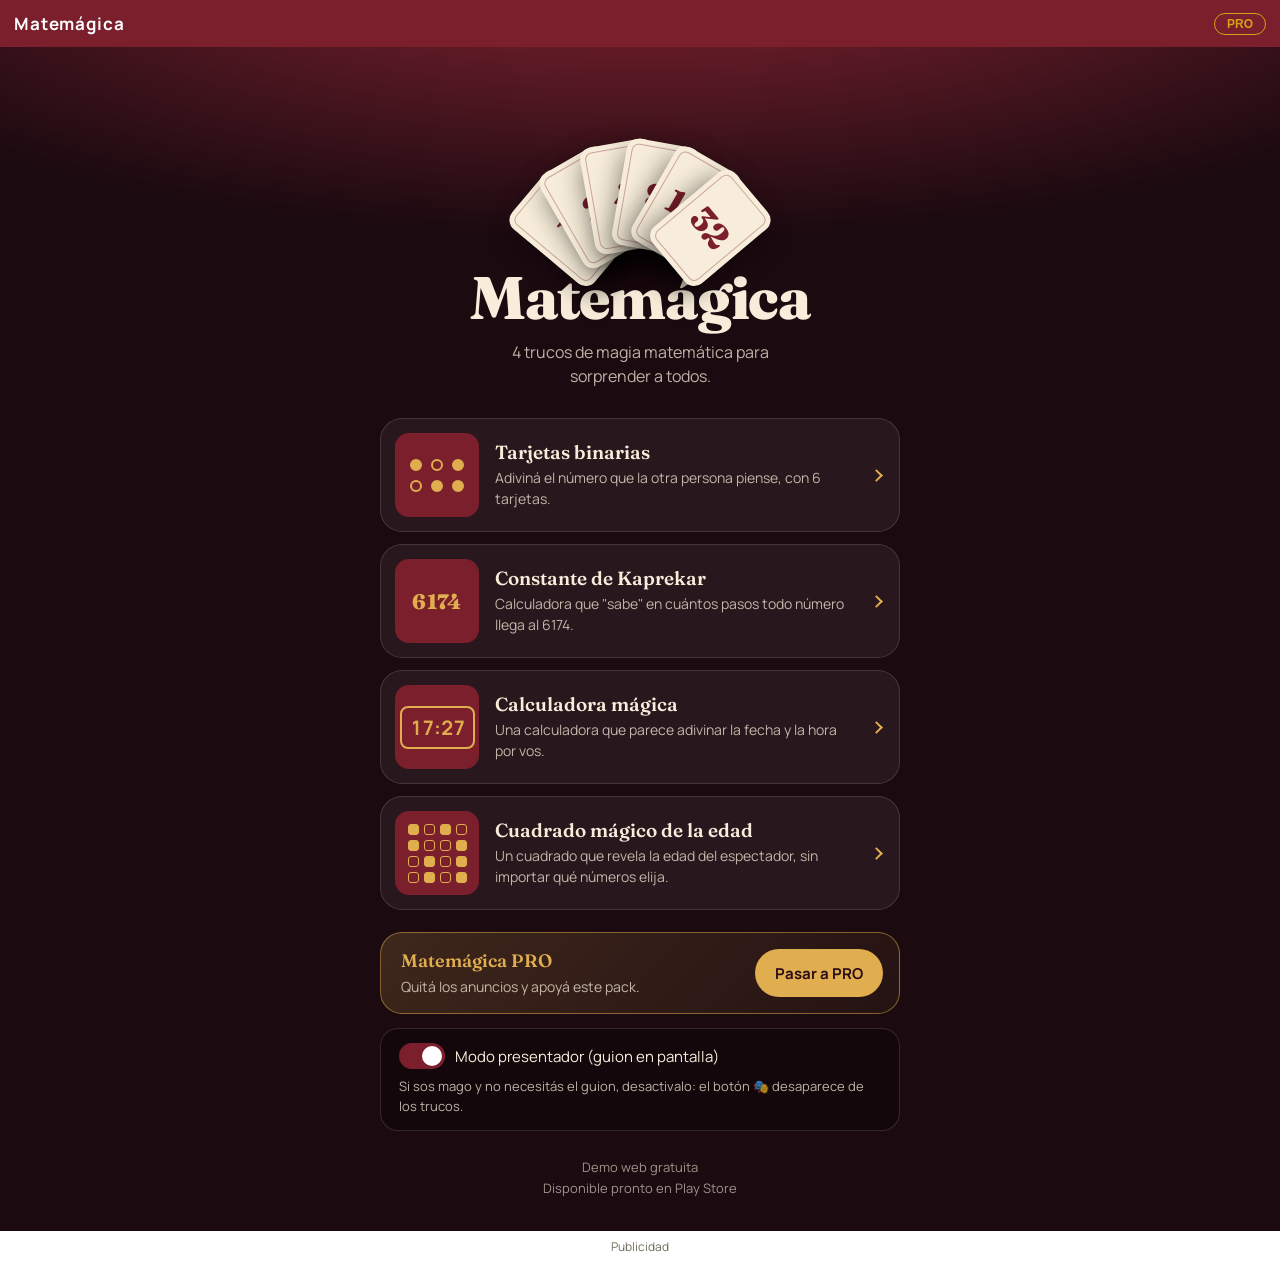
<file: index.html>
<!DOCTYPE html>
<html lang="es">
<head>
<meta charset="utf-8">
<meta name="viewport" content="width=device-width, initial-scale=1, viewport-fit=cover">
<title>Matemágica</title>
<link rel="manifest" href="manifest.json">
<meta name="theme-color" content="#7a1f2b">
<meta name="mobile-web-app-capable" content="yes">
<meta name="apple-mobile-web-app-capable" content="yes">
<meta name="apple-mobile-web-app-status-bar-style" content="black-translucent">
<meta name="apple-mobile-web-app-title" content="Matemágica">
<link rel="icon" type="image/png" sizes="192x192" href="icons/icon-192.png">
<link rel="apple-touch-icon" href="icons/apple-touch-icon.png">

<!-- Fuentes (si no cargan, se usan las de respaldo del sistema) -->
<link rel="preconnect" href="https://fonts.googleapis.com">
<link rel="preconnect" href="https://fonts.gstatic.com" crossorigin>
<link rel="stylesheet" href="https://fonts.googleapis.com/css2?family=Fraunces:opsz,wght@9..144,600;9..144,800&family=Manrope:wght@400;600;700&display=swap">

<!-- Se mantiene la hoja de estilos compartida (anuncios, modo presentador, otras pantallas) -->
<link rel="stylesheet" href="css/estilos.css">

<style>
  :root {
    --ink: #1b0a10;
    --velvet: #7a1f2b;
    --brass: #e0ad4f;
    --ivory: #f7edda;
    --mist: rgba(247, 237, 218, .74);
    --line: rgba(247, 237, 218, .14);
    --display: "Fraunces", Georgia, "Times New Roman", serif;
    --body: "Manrope", system-ui, -apple-system, "Segoe UI", Roboto, sans-serif;
  }

  html { background: var(--ink); }

  body.home {
    margin: 0;
    min-height: 100vh;
    color: var(--ivory);
    font-family: var(--body);
    -webkit-font-smoothing: antialiased;
    /* foco de escenario sobre terciopelo */
    background:
      radial-gradient(120% 55% at 50% -8%, #8f2635 0%, rgba(143, 38, 53, 0) 62%),
      var(--ink);
    background-repeat: no-repeat;
  }

  .home *, .home *::before, .home *::after { box-sizing: border-box; }

  .home .stage {
    max-width: 560px;
    margin: 0 auto;
    padding: calc(env(safe-area-inset-top, 0px) + 28px) 20px calc(env(safe-area-inset-bottom, 0px) + 32px);
  }

  /* ---------- Hero ---------- */
  .home .fan {
    position: relative;
    height: 168px;
    margin: 6px auto 18px;
  }
  .home .fan .card {
    position: absolute;
    left: 50%;
    bottom: 0;
    width: 74px;
    height: 108px;
    margin-left: -37px;
    display: grid;
    place-items: center;
    border-radius: 12px;
    background: var(--ivory);
    color: var(--velvet);
    font-family: var(--display);
    font-weight: 800;
    font-size: 34px;
    outline: 1px solid rgba(122, 31, 43, .35);
    outline-offset: -6px;
    box-shadow: 0 12px 26px rgba(0, 0, 0, .5);
    transform-origin: 50% 135%;
    transform: rotate(var(--r));
    animation: fan .9s cubic-bezier(.2, .8, .2, 1) backwards;
    animation-delay: calc(var(--i) * 60ms);
  }
  @keyframes fan {
    from { transform: rotate(0deg) translateY(8px); }
  }

  .home h1 {
    margin: 0;
    text-align: center;
    font-family: var(--display);
    font-weight: 800;
    font-size: clamp(42px, 13vw, 60px);
    line-height: 1.02;
    letter-spacing: -0.02em;
    color: var(--ivory);
  }
  .home .sub {
    margin: 12px auto 30px;
    max-width: 30ch;
    text-align: center;
    font-size: 16px;
    line-height: 1.5;
    color: var(--mist);
  }

  /* ---------- Trucos ---------- */
  .home .tricks {
    display: grid;
    gap: 12px;
  }
  .home .trick-card {
    display: grid;
    grid-template-columns: 84px 1fr 12px;
    gap: 16px;
    align-items: center;
    min-height: 48px;
    padding: 14px 18px 14px 14px;
    border-radius: 22px;
    border: 1px solid var(--line);
    background: rgba(247, 237, 218, .06);
    color: var(--ivory);
    text-decoration: none;
    -webkit-tap-highlight-color: transparent;
    transition: transform .15s ease, border-color .15s ease, background .15s ease;
  }
  .home .trick-card:hover { border-color: rgba(224, 173, 79, .6); background: rgba(247, 237, 218, .09); }
  .home .trick-card:active { transform: scale(.98); }
  .home .trick-card:focus-visible,
  .home .pro-btn:focus-visible {
    outline: 3px solid var(--brass);
    outline-offset: 3px;
  }

  .home .motif {
    width: 84px;
    height: 84px;
    border-radius: 14px;
    background: var(--velvet);
    display: grid;
    place-items: center;
    color: var(--brass);
    font-variant-numeric: tabular-nums;
  }
  .home .bits {
    display: grid;
    grid-template-columns: repeat(3, 12px);
    gap: 9px;
  }
  .home .bits i {
    width: 12px;
    height: 12px;
    border-radius: 50%;
    border: 2px solid var(--brass);
  }
  .home .bits i.on { background: var(--brass); }
  .home .motif .num {
    font-family: var(--display);
    font-weight: 800;
    font-size: 21px;
    letter-spacing: .02em;
  }
  .home .motif .clock {
    font-weight: 700;
    font-size: 20px;
    padding: 6px 8px;
    border: 2px solid var(--brass);
    border-radius: 8px;
  }
  .home .motif .sq {
    display: grid;
    grid-template-columns: repeat(4, 11px);
    gap: 5px;
  }
  .home .motif .sq i {
    width: 11px;
    height: 11px;
    border: 1.5px solid var(--brass);
    border-radius: 3px;
  }
  .home .motif .sq i.hot { background: var(--brass); }

  .home .t-name {
    font-family: var(--display);
    font-weight: 600;
    font-size: 19px;
    line-height: 1.2;
    margin-bottom: 4px;
  }
  .home .t-desc {
    font-size: 14px;
    line-height: 1.45;
    color: var(--mist);
  }
  .home .chev {
    width: 9px;
    height: 9px;
    border-right: 2px solid var(--brass);
    border-bottom: 2px solid var(--brass);
    transform: rotate(-45deg);
    justify-self: end;
  }

  /* ---------- PRO ---------- */
  .home .pro {
    display: flex;
    align-items: center;
    gap: 16px;
    margin-top: 22px;
    padding: 16px 16px 16px 20px;
    border-radius: 22px;
    border: 1px solid rgba(224, 173, 79, .5);
    background: linear-gradient(135deg, rgba(224, 173, 79, .18), rgba(224, 173, 79, .05));
  }
  .home .pro-txt { flex: 1; min-width: 0; }
  .home .pro-txt strong {
    display: block;
    font-family: var(--display);
    font-weight: 600;
    font-size: 18px;
    color: var(--brass);
    margin-bottom: 3px;
  }
  .home .pro-txt span {
    font-size: 14px;
    line-height: 1.4;
    color: var(--mist);
  }
  .home .pro-btn {
    flex: none;
    min-height: 48px;
    padding: 0 20px;
    border: 0;
    border-radius: 999px;
    background: var(--brass);
    color: #2a0d14;
    font-family: var(--body);
    font-weight: 700;
    font-size: 15px;
    cursor: pointer;
    transition: transform .15s ease, filter .15s ease;
  }
  .home .pro-btn:hover { filter: brightness(1.06); }
  .home .pro-btn:active { transform: scale(.96); }

  /* ---------- Ajustes ---------- */
  .home .settings {
    margin-top: 14px;
    padding: 14px 18px;
    border-radius: 18px;
    border: 1px solid var(--line);
    background: rgba(0, 0, 0, .25);
    color: var(--ivory);
  }
  .home .settings label,
  .home .settings span { color: var(--ivory); }
  .home .settings p {
    margin: 8px 0 0;
    font-size: 13px;
    line-height: 1.5;
    color: var(--mist);
  }

  /* ---------- Pie ---------- */
  .home .foot-note {
    margin: 26px 0 0;
    text-align: center;
    font-size: 13px;
    line-height: 1.6;
    color: rgba(247, 237, 218, .6);
  }

  @media (prefers-reduced-motion: reduce) {
    .home .fan .card { animation: none; }
    .home .trick-card, .home .pro-btn { transition: none; }
  }
</style>
</head>
<body class="home">
<main class="stage">

  <!-- Las 6 tarjetas del truco binario, abiertas en abanico -->
  <div class="fan" aria-hidden="true">
    <div class="card" style="--r:-50deg;--i:0">1</div>
    <div class="card" style="--r:-30deg;--i:1">2</div>
    <div class="card" style="--r:-10deg;--i:2">4</div>
    <div class="card" style="--r:10deg;--i:3">8</div>
    <div class="card" style="--r:30deg;--i:4">16</div>
    <div class="card" style="--r:50deg;--i:5">32</div>
  </div>

  <h1>Matemágica</h1>
  <p class="sub">4 trucos de magia matemática para sorprender a todos.</p>

  <nav class="tricks" aria-label="Trucos">
    <a class="trick-card" href="trucos/binario.html">
      <div class="motif" aria-hidden="true">
        <div class="bits"><i class="on"></i><i></i><i class="on"></i><i></i><i class="on"></i><i class="on"></i></div>
      </div>
      <div>
        <div class="t-name">Tarjetas binarias</div>
        <div class="t-desc">Adiviná el número que la otra persona piense, con 6 tarjetas.</div>
      </div>
      <span class="chev" aria-hidden="true"></span>
    </a>

    <a class="trick-card" href="trucos/kaprekar.html">
      <div class="motif" aria-hidden="true"><span class="num">6174</span></div>
      <div>
        <div class="t-name">Constante de Kaprekar</div>
        <div class="t-desc">Calculadora que "sabe" en cuántos pasos todo número llega al 6174.</div>
      </div>
      <span class="chev" aria-hidden="true"></span>
    </a>

    <a class="trick-card" href="trucos/calculadora.html">
      <div class="motif" aria-hidden="true"><span class="clock" data-clock>12:00</span></div>
      <div>
        <div class="t-name">Calculadora mágica</div>
        <div class="t-desc">Una calculadora que parece adivinar la fecha y la hora por vos.</div>
      </div>
      <span class="chev" aria-hidden="true"></span>
    </a>

    <a class="trick-card" href="trucos/cuadrado-magico.html">
      <div class="motif" aria-hidden="true">
        <div class="sq"><i class="hot"></i><i></i><i class="hot"></i><i></i><i class="hot"></i><i></i><i></i><i class="hot"></i><i></i><i class="hot"></i><i></i><i class="hot"></i><i></i><i class="hot"></i><i></i><i class="hot"></i></div>
      </div>
      <div>
        <div class="t-name">Cuadrado mágico de la edad</div>
        <div class="t-desc">Un cuadrado que revela la edad del espectador, sin importar qué números elija.</div>
      </div>
      <span class="chev" aria-hidden="true"></span>
    </a>
  </nav>

  <section class="pro" aria-label="Matemágica PRO">
    <div class="pro-txt">
      <strong>Matemágica PRO</strong>
      <span>Quitá los anuncios y apoyá este pack.</span>
    </div>
    <button type="button" class="pro-btn ad-buy" onclick="Ads.showUpsell(); return false;">Pasar a PRO</button>
  </section>

  <div class="settings">
    <div data-presenter-toggle></div>
    <p>Si sos mago y no necesitás el guion, desactivalo: el botón &#127917; desaparece de los trucos.</p>
  </div>

  <p class="foot-note">
    Demo web gratuita<br>
    Disponible pronto en Play Store
  </p>
</main>

<script src="js/ads.js"></script>
<script src="js/presenter.js"></script>
<script src="js/app.js"></script>
<script>
  // La hora del icono de "Calculadora mágica" se actualiza sola
  (function () {
    var el = document.querySelector('[data-clock]');
    if (!el) return;
    function tick() {
      var d = new Date();
      el.textContent = ('0' + d.getHours()).slice(-2) + ':' + ('0' + d.getMinutes()).slice(-2);
    }
    tick();
    setInterval(tick, 15000);
  })();
</script>
</body>
</html>
</file>
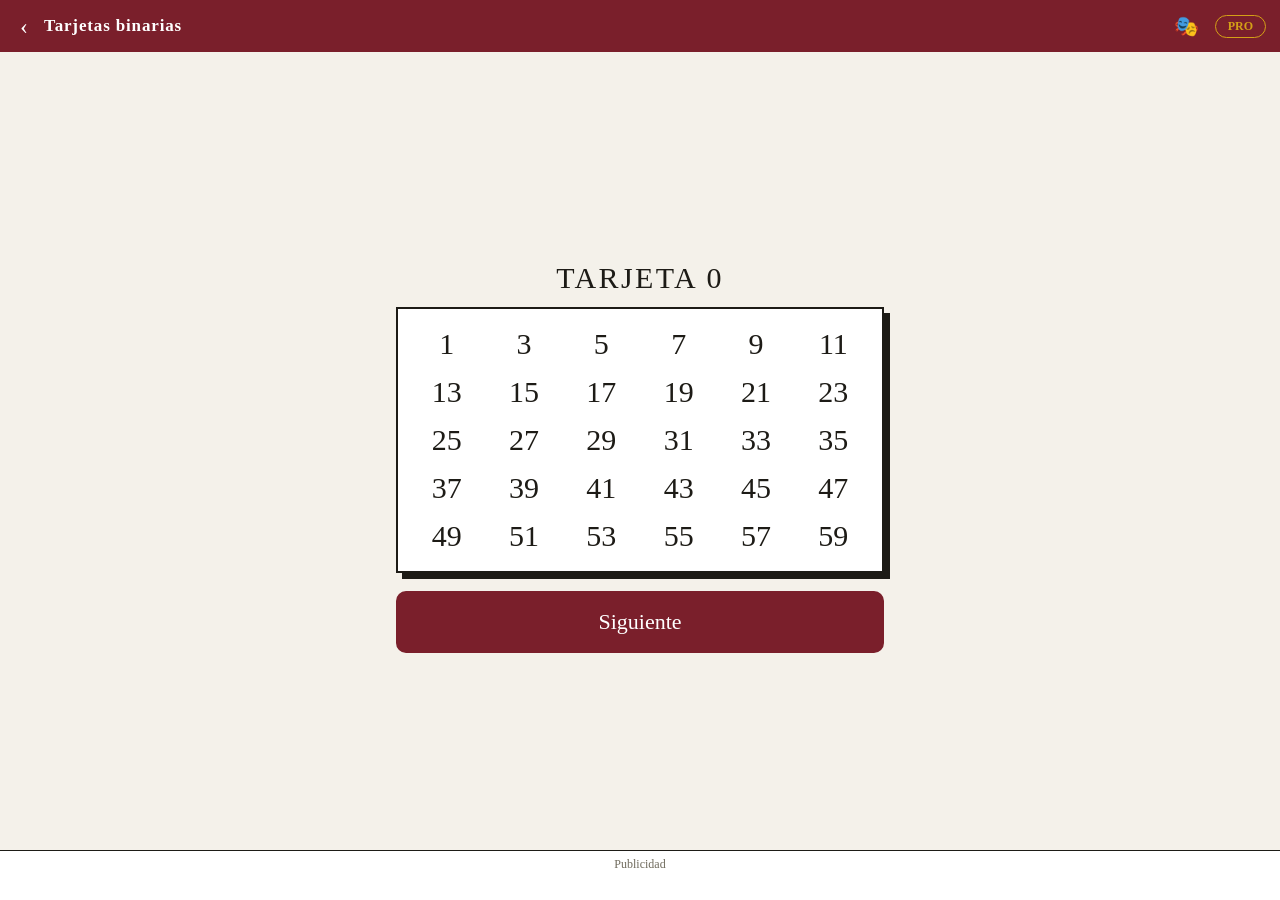
<file: trucos/binario.html>
<!DOCTYPE html>
<html lang="es">
<head>
<meta charset="utf-8">
<meta name="viewport" content="width=device-width, initial-scale=1, viewport-fit=cover">
<title>Tarjetas binarias</title>
<style>
  :root {
    box-sizing: border-box;
    padding-top: env(safe-area-inset-top, 0px);
    padding-bottom: env(safe-area-inset-bottom, 0px);
    --bg: #f4f1ea; --card: #ffffff; --ink: #1d1b16; --muted: #6f6a5c;
    --line: #1d1b16; --accent: #7a1f2b; --accent-ink: #ffffff;
  }
  @media (prefers-color-scheme: dark) {
    :root:not([data-theme="light"]) {
      --bg: #14120f; --card: #201d18; --ink: #f1ece0; --muted: #9a937f;
      --line: #f1ece0; --accent: #c8485a; --accent-ink: #14120f;
    }
  }
  :root[data-theme="dark"] {
    --bg: #14120f; --card: #201d18; --ink: #f1ece0; --muted: #9a937f;
    --line: #f1ece0; --accent: #c8485a; --accent-ink: #14120f;
  }
  * { box-sizing: border-box; -webkit-tap-highlight-color: transparent; }
  html, body { height: 100%; margin: 0; }
  html { scroll-padding-top: env(safe-area-inset-top, 0px); }
  body {
    background: var(--bg); color: var(--ink);
    font-family: Georgia, "Times New Roman", serif;
    display: flex; flex-direction: column; align-items: center;
    user-select: none; -webkit-user-select: none;
  }
  main {
    width: 100%; max-width: 520px; flex: 1;
    display: flex; flex-direction: column; justify-content: center;
    padding: 16px; gap: 18px;
  }
  /* Zona secreta: el título de la tarjeta */
  .title {
    text-align: center; font-size: clamp(22px, 6vw, 30px);
    letter-spacing: .08em; padding: 12px 0; cursor: default;
  }
  .grid {
    background: var(--card); border: 2px solid var(--line);
    box-shadow: 6px 6px 0 var(--line);
    padding: 18px 10px; display: grid;
    grid-template-columns: repeat(6, 1fr); gap: 14px 0;
    text-align: center; font-size: clamp(20px, 6.2vw, 30px);
    font-variant-numeric: tabular-nums;
  }
  button {
    font: inherit; font-size: 22px; padding: 16px; border-radius: 10px;
    border: 2px solid var(--accent); background: var(--accent);
    color: var(--accent-ink); cursor: pointer;
  }
  button.ghost { background: transparent; color: var(--accent); }
  .result { text-align: center; }
  .result p { color: var(--muted); font-size: 20px; margin: 0 0 6px; }
  .result .num { font-size: clamp(110px, 38vw, 200px); line-height: 1; color: var(--accent); }
  .hidden { display: none !important; }
</style>
<link rel="stylesheet" href="../css/estilos.css">
</head>
<body>
<main>
  <section id="cardView">
    <div class="title" id="title">TARJETA 0</div>
    <div class="grid" id="grid"></div>
    <div style="height:18px"></div>
    <button id="next" style="width:100%">Siguiente</button>
  </section>

  <section id="resultView" class="result hidden">
    <p>El número que pensaste es…</p>
    <div class="num" id="answer">0</div>
    <div style="height:24px"></div>
    <button class="ghost" id="reset" style="width:100%">Volver a empezar</button>
  </section>
</main>

<script>
  const TOTAL = 6;          // tarjetas 0..5
  const MAX = 60;           // números del 1 al 60
  let current = 0;
  let sum = 0;              // suma de los primeros números (1, 2, 4, 8, 16, 32)

  const titleEl = document.getElementById('title');
  const gridEl = document.getElementById('grid');
  const cardView = document.getElementById('cardView');
  const resultView = document.getElementById('resultView');
  const answerEl = document.getElementById('answer');

  // Tarjeta k = números del 1 al 60 que tienen el bit k encendido.
  // El primer número de cada tarjeta es 2^k.
  function numbersFor(k) {
    const out = [];
    for (let n = 1; n <= MAX; n++) if (n & (1 << k)) out.push(n);
    return out;
  }

  function render() {
    titleEl.textContent = 'TARJETA ' + current;
    gridEl.innerHTML = numbersFor(current).map(n => '<div>' + n + '</div>').join('');
  }

  // --- Click secreto: tocar el título "TARJETA n" ---
  // El número está en esta tarjeta → se suma su primer número (2^k).
  // Tocar otra vez lo desmarca (por si te equivocás).
  // El teléfono vibra: 1 pulso = marcada, 2 pulsos = desmarcada.
  let marked = false;
  titleEl.addEventListener('click', () => {
    marked = !marked;
    if (navigator.vibrate) { try { navigator.vibrate(marked ? 40 : [30, 60, 30]); } catch (e) {} }
  });

  document.getElementById('next').addEventListener('click', () => {
    if (marked) sum += 1 << current;
    marked = false;
    current++;
    if (current >= TOTAL) {
      cardView.classList.add('hidden');
      resultView.classList.remove('hidden');
      answerEl.textContent = sum;
    } else {
      render();
    }
  });

  document.getElementById('reset').addEventListener('click', () => {
    current = 0; sum = 0; marked = false;
    resultView.classList.add('hidden');
    cardView.classList.remove('hidden');
    render();
  });

  render();
</script>
<script type="application/json" id="presenter-script">
{
  "title": "Tarjetas binarias",
  "say": [
    "Pensá un número del 1 al 60. No me lo digas.",
    "Te muestro 6 tarjetas. Decime en cuáles aparece tu número.",
    "Ya lo tengo… el número que pensaste es el que aparece al final."
  ],
  "how": [
    "Cuando la persona diga que su número aparece en una tarjeta, tocá el título 'TARJETA n' para marcarla (el celular vibra).",
    "Si se equivoca, tocá otra vez el título para desmarcar.",
    "Tocá 'Siguiente' para pasar de tarjeta.",
    "Al terminar la sexta, la app revela el número."
  ]
}
</script>
<div id="ad-banner"></div>
<script src="../js/ads.js"></script>
<script src="../js/presenter.js"></script>
<script src="../js/app.js"></script>
</body>
</html>
</file>
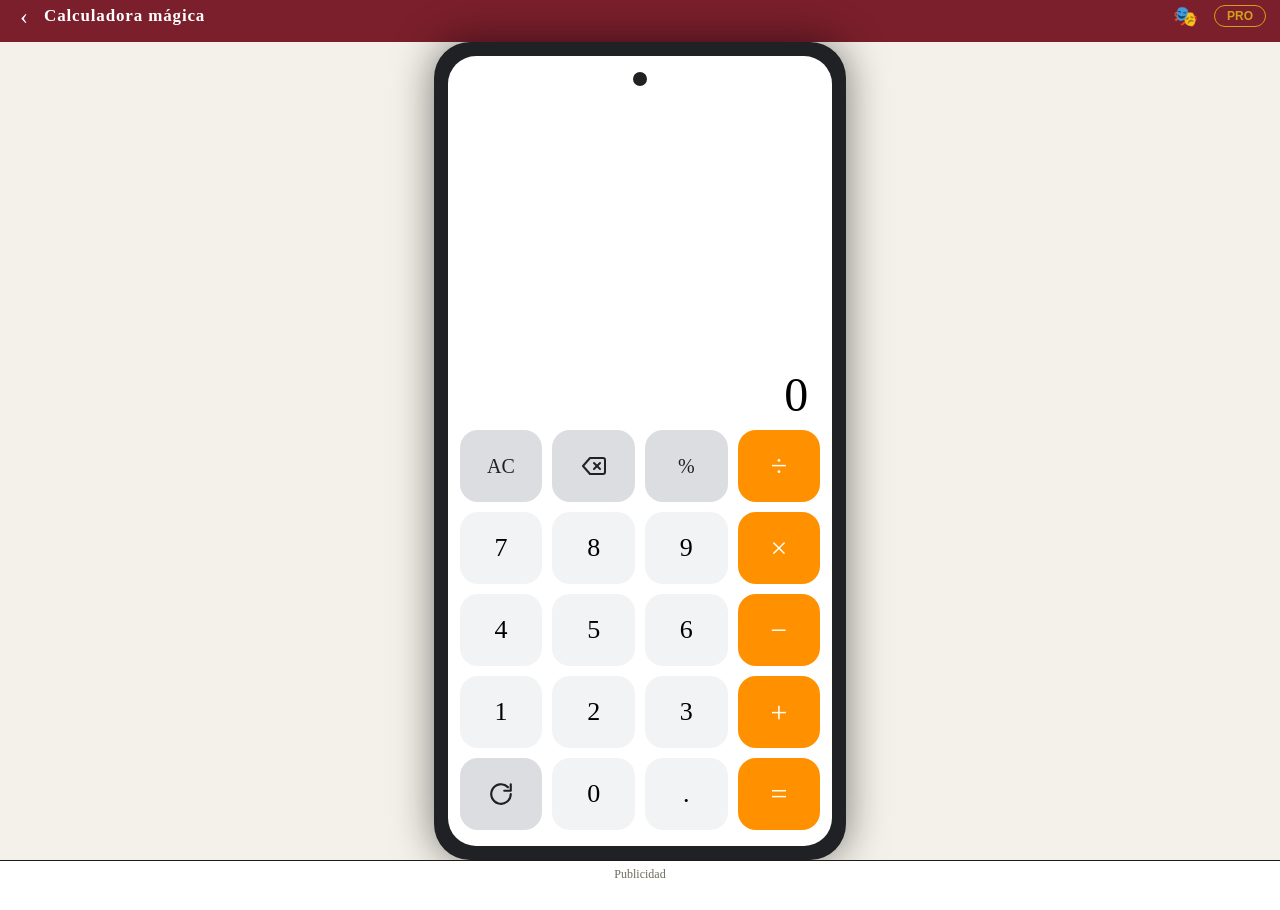
<file: trucos/calculadora.html>
<!DOCTYPE html>
<html lang="es">
<head>
  <meta charset="UTF-8">
  <meta name="viewport" content="width=device-width, initial-scale=1.0, user-scalable=no, viewport-fit=cover">
  <title>Calculadora mágica</title>
  <style>
    * { margin: 0; padding: 0; box-sizing: border-box; }

    body {
      display: flex;
      justify-content: center;
      align-items: center;
      min-height: 100vh;
      background: #e8eaed;
      font-family: Roboto, "Segoe UI", Arial, sans-serif;
    }

    /* marco del teléfono: gris oscuro para resaltar la pantalla clara */
    .phone {
      width: calc(390px + 6mm);
      background: #202124;
      border-radius: 36px;
      padding: 14px;
      box-shadow: 0 0 40px rgba(0,0,0,0.5);
    }

    .screen {
      display: flex;
      flex-direction: column;
      height: 790px;
      min-height: 640px;
      border-radius: 28px;
      overflow: hidden;
      background: #ffffff;
    }

    .status-bar {
      height: 40px;
      display: flex;
      justify-content: center;
      position: relative;
      padding: 8px 14px;
      color: #202124;
      font-size: 14px;
      font-weight: 500;
    }
    /* punch-hole cámara frontal estilo Xiaomi */
    .notch {
      width: 14px;
      height: 14px;
      background: #202124;
      border-radius: 50%;
      margin-top: 8px;
    }

    .history {
      height: 44px;
      padding: 12px 24px 0;
      color: #9aa0a6;
      font-size: 20px;
      text-align: right;
      overflow: hidden;
      white-space: nowrap;
    }

    .result {
      flex: 1;
      display: flex;
      align-items: flex-end;
      justify-content: flex-end;
      padding: 0 24px 8px;
    }
    #display {
      color: #000000;
      font-size: 48px;
      font-weight: 400;
      max-width: 100%;
      overflow: hidden;
      word-break: break-all;
      text-align: right;
      line-height: 1.15;
    }
    #display.small { font-size: 36px; }
    #display.tiny { font-size: 26px; }

    .buttons {
      padding: 0 12px 16px;
      display: grid;
      grid-template-columns: repeat(4, 1fr);
      gap: 10px;
    }

    .btn {
      height: 72px;
      border-radius: 18px;
      border: none;
      font-size: 26px;
      font-weight: 500;
      cursor: pointer;
      color: #000000;
      background: #f1f3f4;
      font-family: inherit;
      transition: filter 0.1s;
      display: flex;
      align-items: center;
      justify-content: center;
      user-select: none;
      -webkit-tap-highlight-color: transparent;
    }
    .btn:active { filter: brightness(0.92); }

    /* botones de función Android: gris claro */
    .gray { background: #dbdde0; color: #202124; font-size: 20px; }
    /* dígitos: fondo claro bordes suaves */
    .orange { background: #ff9100; color: #ffffff; font-size: 30px; }
    .op-lg { font-size: 30px; }

    .toast {
      position: fixed;
      bottom: 30px;
      left: 50%;
      transform: translateX(-50%);
      background: #3c4043;
      color: #fff;
      padding: 14px 22px;
      border-radius: 12px;
      font-size: 15px;
      opacity: 0;
      transition: opacity 0.3s;
      pointer-events: none;
      max-width: 90%;
      text-align: center;
      z-index: 999;
    }
    .toast.show { opacity: 1; }

    @media (max-height: 860px) {
      .phone { padding: 0; border-radius: 0; box-shadow: none; }
      .screen { height: 100vh; min-height: 0; border-radius: 0; }
    }
  </style>
  <link rel="stylesheet" href="../css/estilos.css">
</head>
<body>
  <div class="phone">
    <div class="screen">
      <div class="status-bar">
        <div class="notch"></div>
      </div>

      <div class="history" id="history"></div>

      <div class="result">
        <div id="display">0</div>
      </div>

      <div class="buttons">
        <button class="btn gray" id="btnAC">AC</button>
        <button class="btn gray" id="btnBack" aria-label="Borrar">
          <svg viewBox="0 0 24 24" width="24" height="24" fill="none" stroke="currentColor" stroke-width="2" stroke-linecap="round" stroke-linejoin="round">
            <path d="M21 4H8l-7 8 7 8h13a2 2 0 0 0 2-2V6a2 2 0 0 0-2-2z"/>
            <line x1="18" y1="9" x2="12" y2="15"/>
            <line x1="12" y1="9" x2="18" y2="15"/>
          </svg>
        </button>
        <button class="btn gray" id="btnPct">&#37;</button>
        <button class="btn orange op-lg" id="btnDiv">&#247;</button>

        <button class="btn" data-num="7">7</button>
        <button class="btn" data-num="8">8</button>
        <button class="btn" data-num="9">9</button>
        <button class="btn orange op-lg" id="btnMul">&#215;</button>

        <button class="btn" data-num="4">4</button>
        <button class="btn" data-num="5">5</button>
        <button class="btn" data-num="6">6</button>
        <button class="btn orange op-lg" id="btnSub">&#8722;</button>

        <button class="btn" data-num="1">1</button>
        <button class="btn" data-num="2">2</button>
        <button class="btn" data-num="3">3</button>
        <button class="btn orange op-lg" id="btnAdd">+</button>

        <button class="btn gray" id="btnRotate" aria-label="Rotar">
          <svg viewBox="0 0 24 24" width="26" height="26" fill="none" stroke="currentColor" stroke-width="2" stroke-linecap="round" stroke-linejoin="round">
            <path d="M21 12a9 9 0 1 1-2.64-6.36"/>
            <polyline points="21 3 21 9 15 9"/>
          </svg>
        </button>
        <button class="btn" data-num="0">0</button>
        <button class="btn" id="btnDot">.</button>
        <button class="btn orange op-lg" id="btnEq">=</button>
      </div>
    </div>
  </div>

  <div class="toast" id="toast"></div>

  <script>
    (function(){
      const display = document.getElementById('display');
      const history = document.getElementById('history');
      const toast = document.getElementById('toast');
      const btnAC = document.getElementById('btnAC');
      const btnBack = document.getElementById('btnBack');
      const btnRotate = document.getElementById('btnRotate');
      const btnPct = document.getElementById('btnPct');
      const btnDiv = document.getElementById('btnDiv');
      const btnMul = document.getElementById('btnMul');
      const btnSub = document.getElementById('btnSub');
      const btnAdd = document.getElementById('btnAdd');
      const btnEq = document.getElementById('btnEq');
      const btnDot = document.getElementById('btnDot');

      let expression = '0';
      let tokens = [];
      let justEqualed = false;

      let product = null;
      let y = null;

      function pad(n){ return n < 10 ? '0'+n : ''+n; }

      function getStamp(){
        const now = new Date();
        const dd = pad(now.getDate());
        const mm = pad(now.getMonth()+1);
        const yy = ('000'+(now.getFullYear()%100)).slice(-2);
        const hh = pad(now.getHours());
        let min = now.getMinutes()+1;
        if(min>=60) min=59;
        return parseInt(dd+mm+yy+hh+pad(min),10);
      }

      function setDisplay(){
        display.textContent = expression;
        display.classList.toggle('small', expression.length>10);
        display.classList.toggle('tiny', expression.length>16);
      }

      function showToast(msg){
        void msg;
      }

      function render(){
        expression = tokens.join('') || '0';
        setDisplay();
        // historial: muestra lo tecleado (sin el último número, que va en el display)
        if(tokens.length>1){
          history.textContent = tokens.slice(0,-1).join('');
        } else {
          history.textContent = '';
        }
      }

      function pressDigit(d){
        if(justEqualed){ tokens=[]; justEqualed=false; }
        if(!tokens.length){ tokens.push(d); render(); return; }
        const last = tokens[tokens.length-1];
        if(/^[\d.]+$/.test(last)){
          if(last==='0'){ tokens[tokens.length-1]=d; }
          else tokens[tokens.length-1]+=d;
        } else {
          tokens.push(d);
        }
        render();
      }

      function pressDot(){
        if(justEqualed){ tokens=[]; justEqualed=false; }
        if(!tokens.length){ tokens.push('0.'); render(); return; }
        const last = tokens[tokens.length-1];
        if(/^[\d.]+$/.test(last)){
          if(last.indexOf('.')===-1) tokens[tokens.length-1]+='.';
        } else {
          tokens.push('0.');
        }
        render();
      }

      function pressOperator(op){
        if(justEqualed){ justEqualed=false; }
        if(!tokens.length){
          if(op==='-') tokens.push('-');
          render();
          return;
        }
        const last = tokens[tokens.length-1];
        if(/^[\d.]+$/.test(last)){
          tokens.push(op);
        } else {
          tokens[tokens.length-1]=op;
        }
        render();
      }

      function captureProduct(){
        if(product!==null) return true;
        if(tokens.length>=5){
          const n1=parseFloat(tokens[0]), o1=tokens[1], n2=parseFloat(tokens[2]), o2=tokens[3], n3=parseFloat(tokens[4]);
          if(!isNaN(n1)&&!isNaN(n2)&&!isNaN(n3)&&o1==='x'&&o2==='x'){
            product = n1*n2*n3;
            return true;
          }
        }
        return false;
      }

      function doTrick(){
        if(!captureProduct()) return;

        let idxOp = -1;
        for(let i=0;i<tokens.length;i++){
          if(tokens[i]==='+') idxOp=i;
        }
        if(idxOp===-1 || idxOp===tokens.length-1){
          return;
        }
        const yStr = tokens[tokens.length-1];
        if(!/^\d+(\.\d+)?$/.test(yStr)){
          return;
        }
        y = parseFloat(yStr);

        const stamp = getStamp();
        let x = stamp - product;
        while(x<0) x += stamp;

        if(/^\d+(\.\d+)?$/.test(String(x))){
          tokens[tokens.length-1] = String(x);
          render();
          justEqualed = true;
        }
      }

      function doEquals(){
        const stamp = getStamp();
        tokens = [String(stamp)];
        history.textContent = '';
        render();
        justEqualed = true;
        product = null;
        y = null;
      }

      function doClear(){
        tokens = [];
        product = null;
        y = null;
        justEqualed = false;
        render();
      }

      function doBackspace(){
        if(!tokens.length){ render(); return; }
        const last = tokens[tokens.length-1];
        if(/^[\d.]+$/.test(last)){
          // borrar último carácter de un número
          const shorter = last.slice(0,-1);
          if(shorter==='-' || shorter==='' || shorter==='.' || shorter==='0.'){
            tokens.pop();
          } else {
            tokens[tokens.length-1] = shorter;
          }
        } else {
          // borrar un operador
          tokens.pop();
        }
        if(justEqualed){
          justEqualed=false; product=null; tokens=[];
        }
        render();
      }

      function doRotate(){
        // botón visual de rotar pantalla: sin acción para no delatar el truco
        void 0;
      }

      document.querySelectorAll('.btn[data-num]').forEach(b=>{
        b.addEventListener('click',()=>pressDigit(b.dataset.num));
      });
      btnDot.addEventListener('click', pressDot);
      btnAdd.addEventListener('click', ()=>pressOperator('+'));
      btnSub.addEventListener('click', ()=>pressOperator('-'));
      btnMul.addEventListener('click', ()=>pressOperator('x'));
      btnDiv.addEventListener('click', ()=>pressOperator('/'));
      btnPct.addEventListener('click', doTrick);
      btnEq.addEventListener('click', doEquals);
      btnAC.addEventListener('click', doClear);
      btnBack.addEventListener('click', doBackspace);
      btnRotate.addEventListener('click', doRotate);

      document.addEventListener('keydown',(e)=>{
        const k=e.key;
        if(/^[0-9]$/.test(k)) pressDigit(k);
        else if(k==='+') pressOperator('+');
        else if(k==='-') pressOperator('-');
        else if(k==='*') pressOperator('x');
        else if(k==='/'){ e.preventDefault(); pressOperator('/'); }
        else if(k==='%') doTrick();
        else if(k==='='||k==='Enter'){ e.preventDefault(); doEquals(); }
        else if(k==='.'||k===',') pressDot();
        else if(k==='Escape'||k==='Backspace') doClear();
      });
    })();
  </script>
  <script type="application/json" id="presenter-script">
  {
    "title": "Calculadora mágica",
    "say": [
      "Voy a predecir un número antes de que calcules.",
      "Anotá tres números (por ejemplo, día, mes y año) y multiplicálos. Luego sumale un número que elijas.",
      "Ahora apretá = … y mirá el resultado."
    ],
    "how": [
      "La persona ingresa: número × número × número + número.",
      "Tocá el botón % para que la app ajuste la operación en secreto.",
      "Tocá = y el display muestra la fecha y hora actuales como número.",
      "Tu predicción es ese número: tenelo escrito de antemano. Secreto: al tocar %, la app reemplaza la suma para que el total sea la marca de tiempo actual."
    ]
  }
  </script>
  <div id="ad-banner"></div>
  <script src="../js/ads.js"></script>
  <script src="../js/presenter.js"></script>
  <script src="../js/app.js"></script>
</body>
</html>
</file>
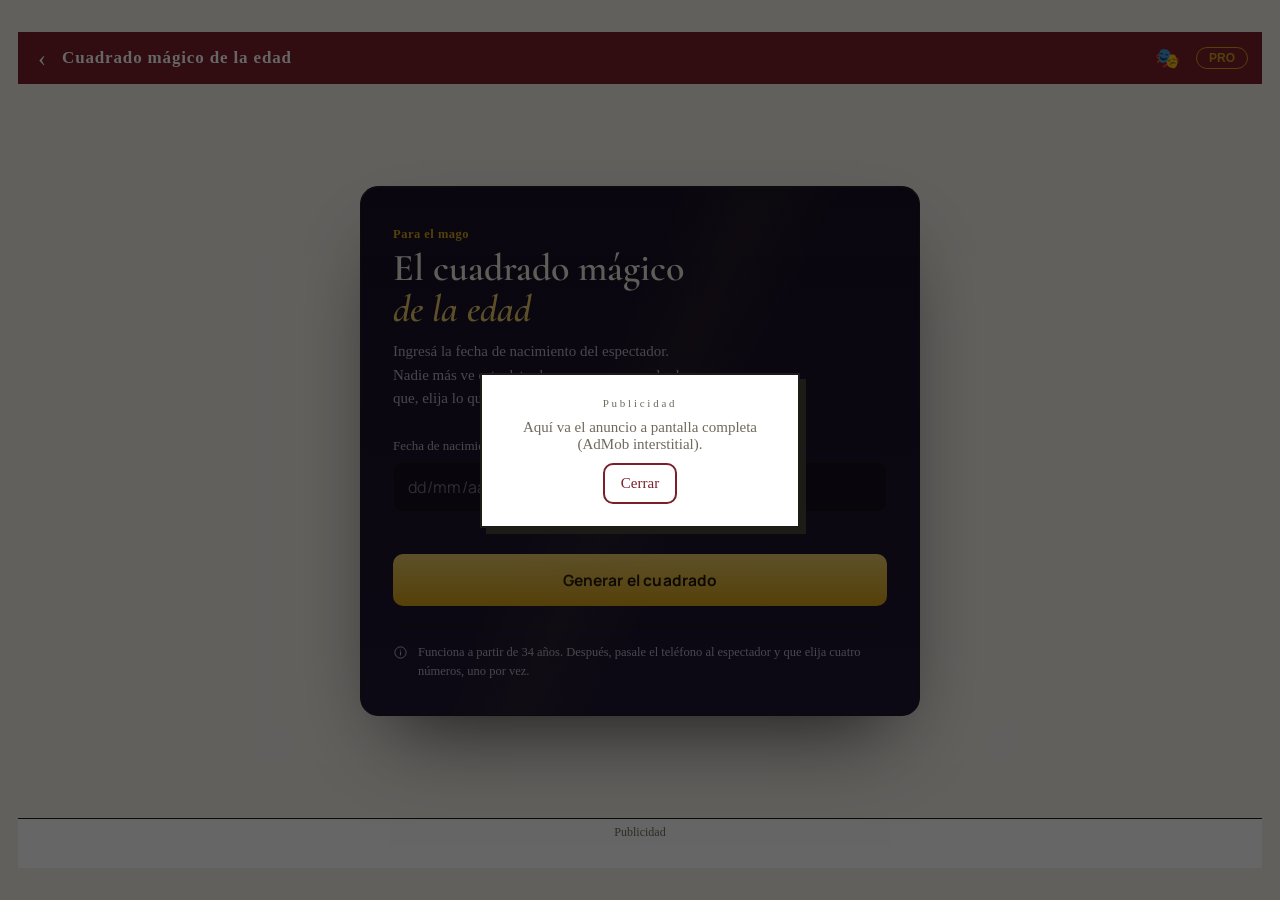
<file: trucos/cuadrado-magico.html>
<!DOCTYPE html>
<html lang="es">
<head>
<meta charset="UTF-8">
<meta name="viewport" content="width=device-width, initial-scale=1, viewport-fit=cover">
<title>Cuadrado mágico de la edad</title>
<link rel="preconnect" href="https://fonts.googleapis.com">
<link rel="preconnect" href="https://fonts.gstatic.com" crossorigin>
<link href="https://fonts.googleapis.com/css2?family=Cormorant+Garamond:ital,wght@0,500;0,600;0,700;1,500&family=Manrope:wght@400;500;600;700&display=swap" rel="stylesheet">
<style>
  :root{
    --ink: #0d0a17;
    --panel: #171025;
    --panel-2: #1f1733;
    --gold: #c9a53b;
    --gold-bright: #e9c968;
    --violet: #8a6cf2;
    --ivory: #efe8dc;
    --ivory-dim: #b9b0c9;
    --line: rgba(201,165,59,0.25);
    box-sizing: border-box;
    padding-top: env(safe-area-inset-top, 0px);
    padding-bottom: env(safe-area-inset-bottom, 0px);
  }
  html{ scroll-padding-top: env(safe-area-inset-top, 0px); height:100%; }
  *{ box-sizing: border-box; }
  body{
    margin:0;
    min-height:100%;
    background:
      radial-gradient(ellipse 900px 500px at 50% -10%, rgba(138,108,242,0.16), transparent 60%),
      radial-gradient(ellipse 700px 500px at 90% 100%, rgba(201,165,59,0.10), transparent 60%),
      var(--ink);
    color: var(--ivory);
    font-family: 'Manrope', sans-serif;
    display:flex;
    align-items:center;
    justify-content:center;
    padding: 32px 18px;
  }
  .stage{
    width:100%;
    max-width: 560px;
    position:relative;
    flex: 1;
    display:flex;
    flex-direction:column;
    justify-content:center;
    align-items:center;
  }
  .frame{
    width:100%;
    border: 1px solid var(--line);
    border-radius: 18px;
    background: linear-gradient(180deg, var(--panel), var(--panel-2));
    padding: 40px 32px 34px;
    box-shadow: 0 40px 80px -30px rgba(0,0,0,0.7), inset 0 1px 0 rgba(255,255,255,0.03);
    position: relative;
    overflow:hidden;
  }
  .frame::before{
    content:"";
    position:absolute;
    inset:0;
    background:
      linear-gradient(115deg, transparent 40%, rgba(201,165,59,0.06) 50%, transparent 60%);
    pointer-events:none;
  }
  .eyebrow{
    font-size: 12.5px;
    letter-spacing: 0.04em;
    color: var(--gold);
    margin: 0 0 6px;
    font-weight: 600;
  }
  h1{
    font-family: 'Cormorant Garamond', serif;
    font-weight: 600;
    font-size: 38px;
    line-height: 1.08;
    margin: 0 0 10px;
    color: var(--ivory);
  }
  h1 em{
    font-style: italic;
    color: var(--gold-bright);
  }
  p.lead{
    color: var(--ivory-dim);
    font-size: 15px;
    line-height: 1.55;
    margin: 0 0 28px;
    max-width: 42ch;
  }

  /* ---- Setup screen ---- */
  label{
    display:block;
    font-size: 13px;
    color: var(--ivory-dim);
    margin-bottom: 8px;
  }
  input[type="text"].date-input{
    width:100%;
    background: rgba(0,0,0,0.28);
    border: 1px solid var(--line);
    border-radius: 10px;
    padding: 13px 14px;
    color: var(--ivory);
    font-family: 'Manrope', sans-serif;
    font-size: 16px;
    letter-spacing: 0.02em;
    outline: none;
    margin-bottom: 22px;
  }
  input[type="text"].date-input::placeholder{
    color: var(--ivory-dim);
    opacity: 0.6;
  }
  input[type="text"].date-input:focus{
    border-color: var(--gold);
    box-shadow: 0 0 0 3px rgba(201,165,59,0.15);
  }
  .error{
    color: #e8998f;
    font-size: 13px;
    margin: -14px 0 18px;
    min-height: 16px;
  }
  button.primary{
    width:100%;
    background: linear-gradient(180deg, var(--gold-bright), var(--gold));
    color: #221806;
    border: none;
    border-radius: 10px;
    padding: 15px 18px;
    font-size: 15.5px;
    font-weight: 700;
    letter-spacing: 0.01em;
    cursor:pointer;
    transition: transform .15s ease, box-shadow .15s ease;
    font-family: 'Manrope', sans-serif;
  }
  button.primary:hover{ transform: translateY(-1px); box-shadow: 0 10px 24px -10px rgba(201,165,59,0.55); }
  button.primary:active{ transform: translateY(0); }
  button.primary:focus-visible, .cell:focus-visible, button.ghost:focus-visible{
    outline: 2px solid var(--violet);
    outline-offset: 2px;
  }
  .hint-row{
    display:flex;
    align-items:flex-start;
    gap: 10px;
    margin-top: 18px;
    padding-top: 18px;
    border-top: 1px solid var(--line);
    font-size: 12.5px;
    color: var(--ivory-dim);
    line-height: 1.5;
  }
  .hint-row svg{ flex:none; margin-top:2px; }

  /* ---- Square screen ---- */
  .progress{
    display:flex;
    gap: 6px;
    margin-bottom: 22px;
  }
  .progress span{
    height:3px;
    flex:1;
    background: rgba(255,255,255,0.08);
    border-radius: 2px;
    overflow:hidden;
  }
  .progress span i{
    display:block;
    height:100%;
    width:0%;
    background: var(--gold);
    transition: width .4s ease;
  }
  .grid{
    display:grid;
    grid-template-columns: repeat(4, 1fr);
    gap: 8px;
    margin-bottom: 6px;
  }
  .cell{
    aspect-ratio: 1 / 1;
    display:flex;
    align-items:center;
    justify-content:center;
    background: rgba(255,255,255,0.03);
    border: 1px solid var(--line);
    border-radius: 10px;
    color: var(--ivory);
    font-family: 'Cormorant Garamond', serif;
    font-size: clamp(20px, 5.4vw, 27px);
    font-weight: 600;
    cursor:pointer;
    transition: background .2s ease, border-color .2s ease, opacity .25s ease, transform .15s ease;
    -webkit-tap-highlight-color: transparent;
  }
  .cell:hover:not(.disabled):not(.chosen){
    border-color: var(--gold);
    background: rgba(201,165,59,0.08);
  }
  .cell.disabled{
    opacity: 0.22;
    cursor: default;
    pointer-events: none;
  }
  .cell.chosen{
    background: linear-gradient(160deg, var(--gold-bright), var(--gold));
    color: #221806;
    border-color: transparent;
    transform: scale(1.03);
    pointer-events: none;
  }
  .square-caption{
    text-align:center;
    color: var(--ivory-dim);
    font-size: 13.5px;
    margin: 18px 0 6px;
    min-height: 18px;
  }
  .actions-row{
    display:flex;
    justify-content:center;
    margin-top: 14px;
  }
  button.ghost{
    background: transparent;
    border: 1px solid var(--line);
    color: var(--ivory-dim);
    border-radius: 8px;
    padding: 9px 16px;
    font-size: 13px;
    cursor:pointer;
    font-family: 'Manrope', sans-serif;
  }
  button.ghost:hover{ border-color: var(--gold); color: var(--ivory); }

  /* ---- Reveal screen ---- */
  .reveal{
    text-align:center;
  }
  .reveal .eyebrow{ text-align:center; }
  .big-number{
    font-family: 'Cormorant Garamond', serif;
    font-size: 108px;
    line-height: 1;
    font-weight: 700;
    background: linear-gradient(160deg, var(--gold-bright), var(--gold));
    -webkit-background-clip: text;
    background-clip: text;
    color: transparent;
    margin: 6px 0 2px;
    opacity: 0;
    transform: scale(0.85);
    animation: pop .7s cubic-bezier(.2,1.4,.4,1) forwards .15s;
  }
  @keyframes pop{
    to{ opacity:1; transform: scale(1); }
  }
  .sum-line{
    color: var(--ivory-dim);
    font-size: 14px;
    margin-bottom: 26px;
  }
  .sum-line b{ color: var(--ivory); font-weight: 600; }

  @media (prefers-reduced-motion: reduce){
    .big-number{ animation: none; opacity:1; transform:none; }
    .cell{ transition:none; }
  }

  .screen{ display:none; }
  .screen.active{ display:block; }
</style>
<link rel="stylesheet" href="../css/estilos.css">
</head>
<body>

<div class="stage">
  <div class="frame">

    <!-- SETUP -->
    <section class="screen active" id="screen-setup">
      <p class="eyebrow">Para el mago</p>
      <h1>El cuadrado mágico<br><em>de la edad</em></h1>
      <p class="lead">Ingresá la fecha de nacimiento del espectador. Nadie más ve este dato: la app arma un cuadrado que, elija lo que elija, siempre va a revelar su edad.</p>

      <label for="birthdate">Fecha de nacimiento (dd/mm/aaaa)</label>
      <input type="text" class="date-input" id="birthdate" placeholder="dd/mm/aaaa" inputmode="numeric" maxlength="10" autocomplete="off">
      <p class="error" id="setup-error"></p>

      <button class="primary" id="btn-generate">Generar el cuadrado</button>

      <div class="hint-row">
        <svg width="15" height="15" viewBox="0 0 24 24" fill="none" xmlns="http://www.w3.org/2000/svg"><circle cx="12" cy="12" r="9" stroke="currentColor" stroke-width="1.6"/><path d="M12 8v.01M12 11v5" stroke="currentColor" stroke-width="1.6" stroke-linecap="round"/></svg>
        <span>Funciona a partir de 34 años. Después, pasale el teléfono al espectador y que elija cuatro números, uno por vez.</span>
      </div>
    </section>

    <!-- SQUARE -->
    <section class="screen" id="screen-square">
      <p class="eyebrow">Para el espectador</p>
      <h1>Elegí <em>cuatro</em> números</h1>
      <p class="lead">Uno a la vez. Al tocar un número, se descartan los demás de su fila y de su columna. Al final, la suma de tus cuatro elegidos va a ser un número muy especial.</p>

      <div class="progress" id="progress">
        <span><i></i></span><span><i></i></span><span><i></i></span><span><i></i></span>
      </div>

      <div class="grid" id="grid"></div>
      <p class="square-caption" id="square-caption">Tocá cualquier número para empezar.</p>

      <div class="actions-row">
        <button class="ghost" id="btn-restart-square">Empezar de nuevo</button>
      </div>
    </section>

    <!-- REVEAL -->
    <section class="screen reveal" id="screen-reveal">
      <p class="eyebrow">El resultado</p>
      <div class="big-number" id="reveal-number">0</div>
      <p class="sum-line">Sumá tus cuatro números elegidos: <b id="reveal-formula"></b></p>
      <button class="primary" id="btn-play-again">Hacer otro truco</button>
    </section>

  </div>
</div>

<script>
(function(){
  "use strict";

  var screens = {
    setup: document.getElementById('screen-setup'),
    square: document.getElementById('screen-square'),
    reveal: document.getElementById('screen-reveal')
  };

  function show(name){
    Object.keys(screens).forEach(function(k){
      screens[k].classList.toggle('active', k === name);
    });
  }

  // Convierte "dd/mm/yyyy" en un objeto Date, o null si no es una fecha real/válida.
  function parseDDMMYYYY(text){
    var match = /^(\d{2})\/(\d{2})\/(\d{4})$/.exec(text.trim());
    if (!match) return null;
    var day = parseInt(match[1], 10);
    var month = parseInt(match[2], 10);
    var year = parseInt(match[3], 10);
    if (month < 1 || month > 12) return null;
    var date = new Date(year, month - 1, day);
    // Chequea que la fecha no haya "desbordado" (ej: 31/02 -> 03/03)
    if (date.getFullYear() !== year || date.getMonth() !== month - 1 || date.getDate() !== day){
      return null;
    }
    if (date > new Date()) return null;
    return date;
  }

  function calcAge(birthDate){
    var today = new Date();
    var age = today.getFullYear() - birthDate.getFullYear();
    var m = today.getMonth() - birthDate.getMonth();
    if (m < 0 || (m === 0 && today.getDate() < birthDate.getDate())){
      age--;
    }
    return age;
  }

  // Genera la matriz 4x4. Cada fila son 4 números consecutivos: M[i][j] = rowBase[i] + j.
  // El "excedente" por encima de 34 (edad mínima) se reparte lo más parejo posible
  // entre las 4 filas (en vez de acumularse todo en la última), así el salto entre
  // filas se mantiene chico y parejo sin importar cuán grande sea la edad.
  // Cualquier selección de un número por fila y por columna sigue sumando `age`.
  function buildSquare(age){
    var extra = age - 34;           // >= 0 porque age >= 34
    var q = Math.floor(extra / 4);  // parte que se suma por igual a las 4 filas
    var rem = extra % 4;            // resto: se suma +1 extra a las últimas `rem` filas
    var baseRow = [1, 5, 9, 13];
    var rowBase = baseRow.map(function(b, i){
      return b + q + (i >= 4 - rem ? 1 : 0);
    });
    var colOffset = [0, 1, 2, 3];

    var matrix = [];
    for (var i = 0; i < 4; i++){
      var row = [];
      for (var j = 0; j < 4; j++){
        row.push(rowBase[i] + colOffset[j]);
      }
      matrix.push(row);
    }
    return matrix;
  }

  var age = null;
  var matrix = null;
  var chosenRows = [];
  var chosenCols = [];
  var chosenValues = [];

  var birthdateInput = document.getElementById('birthdate');
  var setupError = document.getElementById('setup-error');
  var grid = document.getElementById('grid');
  var caption = document.getElementById('square-caption');
  var progressBars = document.querySelectorAll('#progress i');

  // Autoformatea mientras se escribe: va insertando las barras de dd/mm/aaaa
  birthdateInput.addEventListener('input', function(){
    var digits = birthdateInput.value.replace(/\D/g, '').slice(0, 8);
    var formatted = digits;
    if (digits.length > 4){
      formatted = digits.slice(0,2) + '/' + digits.slice(2,4) + '/' + digits.slice(4);
    } else if (digits.length > 2){
      formatted = digits.slice(0,2) + '/' + digits.slice(2);
    }
    birthdateInput.value = formatted;
  });

  document.getElementById('btn-generate').addEventListener('click', function(){
    setupError.textContent = '';
    var val = birthdateInput.value.trim();
    if (!val){
      setupError.textContent = 'Ingresá una fecha de nacimiento.';
      return;
    }
    var birthDate = parseDDMMYYYY(val);
    if (!birthDate){
      setupError.textContent = 'Ingresá una fecha válida con formato dd/mm/aaaa.';
      return;
    }
    var computedAge = calcAge(birthDate);
    if (computedAge < 34){
      setupError.textContent = 'Este truco funciona para edades de 34 años en adelante.';
      return;
    }
    age = computedAge;
    matrix = buildSquare(age);
    startSquare();
  });

  function startSquare(){
    chosenRows = [];
    chosenCols = [];
    chosenValues = [];
    caption.textContent = 'Tocá cualquier número para empezar.';
    progressBars.forEach(function(bar){ bar.style.width = '0%'; });
    renderGrid();
    show('square');
  }

  function renderGrid(){
    grid.innerHTML = '';
    for (var i = 0; i < 4; i++){
      for (var j = 0; j < 4; j++){
        var btn = document.createElement('button');
        btn.type = 'button';
        btn.className = 'cell';
        btn.textContent = matrix[i][j];
        btn.setAttribute('data-row', i);
        btn.setAttribute('data-col', j);

        var rowTaken = chosenRows.indexOf(i) !== -1;
        var colTaken = chosenCols.indexOf(j) !== -1;
        var isChosen = rowTaken && colTaken && chosenRows[chosenRows.indexOf(i)] === i && wasChosenCell(i, j);

        if (isChosen){
          btn.classList.add('chosen');
        } else if (rowTaken || colTaken){
          btn.classList.add('disabled');
        } else {
          btn.addEventListener('click', onCellClick);
        }
        grid.appendChild(btn);
      }
    }
  }

  function wasChosenCell(i, j){
    for (var k = 0; k < chosenRows.length; k++){
      if (chosenRows[k] === i && chosenCols[k] === j) return true;
    }
    return false;
  }

  function onCellClick(e){
    var row = parseInt(e.currentTarget.getAttribute('data-row'), 10);
    var col = parseInt(e.currentTarget.getAttribute('data-col'), 10);
    chosenRows.push(row);
    chosenCols.push(col);
    chosenValues.push(matrix[row][col]);

    var step = chosenValues.length;
    progressBars[step - 1].style.width = '100%';

    if (step < 4){
      caption.textContent = 'Elegido ' + step + ' de 4. Seguí con otro número.';
      renderGrid();
    } else {
      caption.textContent = '¡Listo! Revelando el resultado...';
      renderGrid();
      setTimeout(revealResult, 900);
    }
  }

  function revealResult(){
    var sum = chosenValues.reduce(function(a,b){ return a + b; }, 0);
    document.getElementById('reveal-number').textContent = sum;
    document.getElementById('reveal-formula').textContent = chosenValues.join(' + ') + ' = ' + sum;
    show('reveal');
  }

  document.getElementById('btn-restart-square').addEventListener('click', function(){
    startSquare();
  });

  document.getElementById('btn-play-again').addEventListener('click', function(){
    birthdateInput.value = '';
    birthdateInput.focus();
    setupError.textContent = '';
    age = null;
    matrix = null;
    show('setup');
  });

})();
</script>
<script type="application/json" id="presenter-script">
{
  "title": "Cuadrado mágico de la edad",
  "say": [
    "Voy a hacer que una grilla de números adivine tu edad.",
    "Sin decirme nada, elegí un número en el tablero. Se descartan su fila y su columna, y volvé a elegir.",
    "Al final, sumá tus cuatro números elegidos…",
    "El resultado es tu edad."
  ],
  "how": [
    "Sin que el espectador vea, ingresá su fecha de nacimiento en la pantalla inicial.",
    "Pasale el teléfono: que elija cuatro números, uno por vez (cada elección borra la fila y la columna).",
    "La suma siempre da su edad. Secreto: la grilla se arma para que cualquier selección de fila/columna sume la edad."
  ]
}
</script>
<div id="ad-banner"></div>
<script src="../js/ads.js"></script>
<script src="../js/presenter.js"></script>
<script src="../js/app.js"></script>
</body>
</html>
</file>
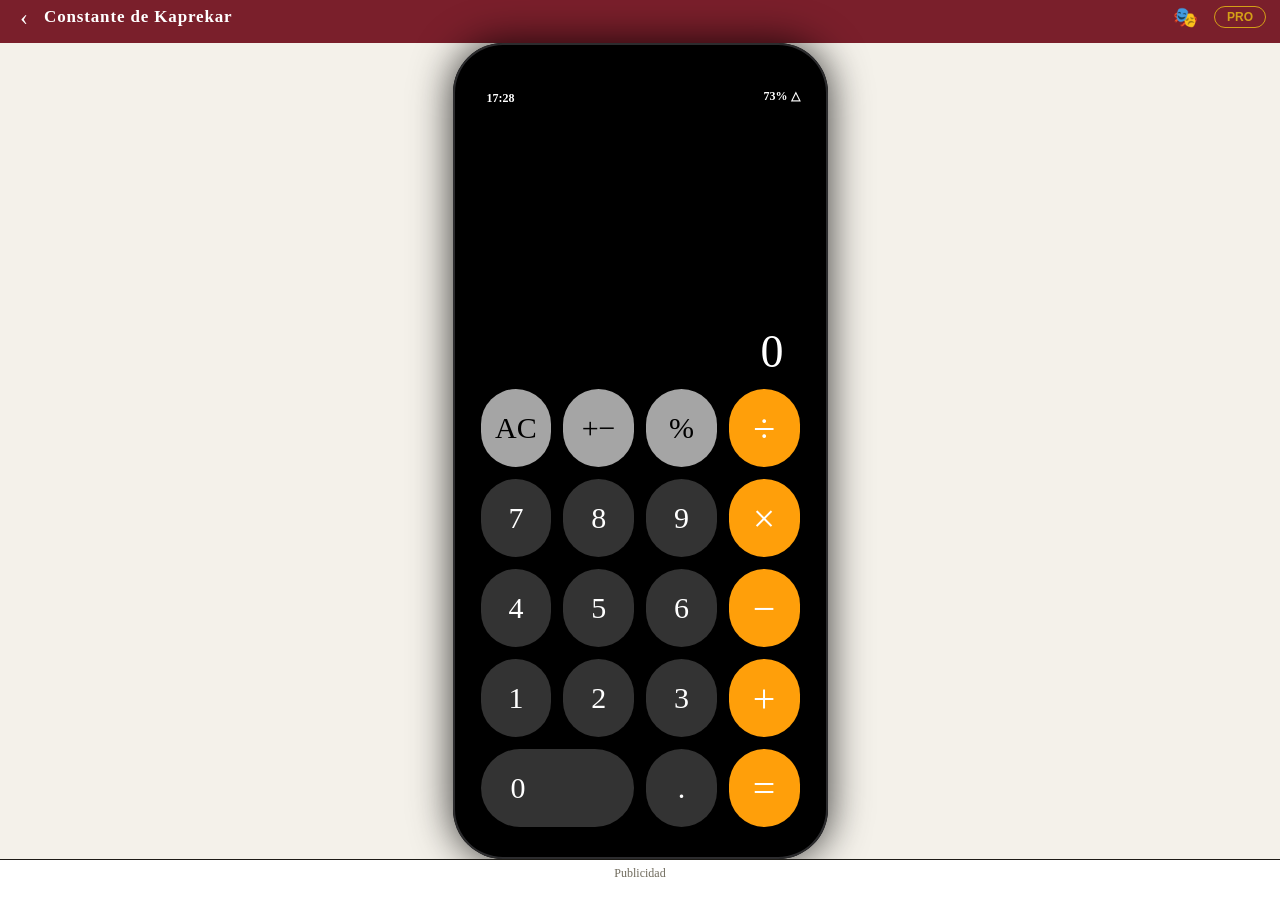
<file: trucos/kaprekar.html>
<!DOCTYPE html>
<html lang="es">
<head>
  <meta charset="UTF-8">
  <meta name="viewport" content="width=device-width, initial-scale=1.0, user-scalable=no">
  <title>Constante de Kaprekar</title>
  <style>
    * { margin: 0; padding: 0; box-sizing: border-box; }


    body {
      display: flex;
      justify-content: center;
      align-items: center;
      min-height: 100vh;
      background: #1c1c1e;
      font-family: -apple-system, BlinkMacSystemFont, "Segoe UI", Helvetica, Arial, sans-serif;
    }


    .phone {
      width: 375px;
      background: #000;
      border-radius: 50px;
      padding: 18px;
      box-shadow: 0 0 40px rgba(0,0,0,0.8), inset 0 0 0 2px #2c2c2e;
    }


    .screen {
      display: flex;
      flex-direction: column;
      height: 780px;
      border-radius: 38px;
      overflow: hidden;
      background: #000;
    }


    .status-bar {
      height: 44px;
      display: flex;
      justify-content: center;
      position: relative;
      padding: 10px 16px;
      color: #fff;
      font-size: 14px;
      font-weight: 600;
    }
    .iso { position: absolute; left: 16px; top: 30px; font-size: 12px; }
    .battery { position: absolute; right: 10px; top: 28px; font-size: 12px; }
    .notch { width: 120px; height: 32px; background: #000; border-radius: 20px; margin-top: 6px; }


    .result {
      flex: 1;
      display: flex;
      flex-direction: column;
      align-items: flex-end;
      justify-content: flex-end;
      padding: 0 26px 10px;
    }
    #display {
      color: #fff;
      font-size: 46px;
      font-weight: 300;
      max-width: 100%;
      overflow: hidden;
      word-break: break-all;
      text-align: right;
      line-height: 1.15;
    }
    #display.small { font-size: 34px; }
    #display.tiny { font-size: 24px; }


    .buttons {
      padding: 0 10px 14px;
      display: grid;
      grid-template-columns: repeat(4, 1fr);
      gap: 12px;
    }


    .btn {
      height: 78px;
      border-radius: 50px;
      border: none;
      font-size: 30px;
      font-weight: 400;
      cursor: pointer;
      color: #fff;
      background: #333;
      font-family: inherit;
      transition: filter 0.1s;
      display: flex;
      align-items: center;
      justify-content: center;
      user-select: none;
      -webkit-tap-highlight-color: transparent;
    }
    .btn:active { filter: brightness(1.7); }


    .gray { background: #a5a5a5; color: #000; }
    .orange { background: #ff9f0a; color: #fff; }
    .zero { grid-column: span 2; justify-content: flex-start; padding-left: 30px; }
    .op-lg { font-size: 40px; }


    .toast {
      position: fixed;
      bottom: 30px;
      left: 50%;
      transform: translateX(-50%);
      background: #2c2c2e;
      color: #fff;
      padding: 14px 22px;
      border-radius: 14px;
      font-size: 15px;
      opacity: 0;
      transition: opacity 0.3s;
      pointer-events: none;
      max-width: 90%;
      text-align: center;
      z-index: 999;
    }
    .toast.show { opacity: 1; }
  </style>
  <link rel="stylesheet" href="../css/estilos.css">
</head>
<body>
  <div class="phone">
    <div class="screen">
      <div class="status-bar">
        <span class="iso"></span>
        <div class="notch"></div>
        <span class="battery"></span>
      </div>


      <div class="result">
        <div id="display">0</div>
      </div>


      <div class="buttons">
        <button class="btn gray" id="btnAC">AC</button>
        <button class="btn gray" id="btnSign">+&#8722;</button>
        <button class="btn gray" id="btnPct">&#37;</button>
        <button class="btn orange op-lg" id="btnDiv">&#247;</button>


        <button class="btn" data-num="7">7</button>
        <button class="btn" data-num="8">8</button>
        <button class="btn" data-num="9">9</button>
        <button class="btn orange op-lg" id="btnMul">&#215;</button>


        <button class="btn" data-num="4">4</button>
        <button class="btn" data-num="5">5</button>
        <button class="btn" data-num="6">6</button>
        <button class="btn orange op-lg" id="btnSub">&#8722;</button>


        <button class="btn" data-num="1">1</button>
        <button class="btn" data-num="2">2</button>
        <button class="btn" data-num="3">3</button>
        <button class="btn orange op-lg" id="btnAdd">+</button>


        <button class="btn zero" data-num="0">0</button>
        <button class="btn" id="btnDot">.</button>
        <button class="btn orange op-lg" id="btnEq">=</button>
      </div>
    </div>
  </div>


  <div class="toast" id="toast"></div>


  <script>
    (function(){
      const display = document.getElementById('display');
      const toast = document.getElementById('toast');
      const btnAC = document.getElementById('btnAC');
      const btnSign = document.getElementById('btnSign');
      const btnPct = document.getElementById('btnPct');
      const btnDiv = document.getElementById('btnDiv');
      const btnMul = document.getElementById('btnMul');
      const btnSub = document.getElementById('btnSub');
      const btnAdd = document.getElementById('btnAdd');
      const btnEq = document.getElementById('btnEq');
      const btnDot = document.getElementById('btnDot');


      let tokens = [];
      let justEqualed = false;
      let expression = '0';


      function setDisplay(){
        expression = tokens.join('') || '0';
        display.textContent = expression;
        display.classList.toggle('small', expression.length>10);
        display.classList.toggle('tiny', expression.length>16);
      }


      function showToast(msg){
        void msg;
      }


      function lastIsNumber(){
        if(!tokens.length) return false;
        return /^[-\d.]+$/.test(tokens[tokens.length-1]);
      }


      function pressDigit(d){
        if(justEqualed){ tokens=[]; justEqualed=false; }
        if(!tokens.length){ tokens.push(d); setDisplay(); return; }
        if(tokens.length===1 && tokens[0]==='-'){ tokens[0]='-'+d; setDisplay(); return; }
        const last = tokens[tokens.length-1];
        if(/^\d+(\.\d+)?$/.test(last) || last==='-0'){
          if(last==='0'){ tokens[tokens.length-1]=d; }
          else tokens[tokens.length-1]+=d;
        } else {
          tokens.push(d);
        }
        setDisplay();
      }


      function pressDot(){
        if(justEqualed){ tokens=[]; justEqualed=false; }
        if(!tokens.length){ tokens.push('0.'); setDisplay(); return; }
        if(tokens.length===1 && tokens[0]==='-'){ tokens[0]='-0.'; setDisplay(); return; }
        const last = tokens[tokens.length-1];
        if(/^[-\d.]+\d*$/.test(last)){
          if(last.indexOf('.')===-1) tokens[tokens.length-1]+='.';
        } else {
          tokens.push('0.');
        }
        setDisplay();
      }


      function pressOperator(op){
        if(justEqualed){ justEqualed=false; }
        if(!tokens.length){
          if(op==='-') tokens.push('-');
          setDisplay();
          return;
        }
        const last = tokens[tokens.length-1];
        if(last==='-'){ tokens.pop(); tokens.push('-'); setDisplay(); return; }
        if(/^[-\d.]+$/.test(last)){
          tokens.push(op);
        } else {
          tokens[tokens.length-1]=op;
        }
        setDisplay();
      }


      function doClear(){
        tokens = [];
        justEqualed = false;
        setDisplay();
      }


      function doSign(){
        if(!tokens.length) return;
        const last = tokens[tokens.length-1];
        if(/^[-\d.]+$/.test(last)){
          if(last.charAt(0)==='-') tokens[tokens.length-1]=last.slice(1);
          else tokens[tokens.length-1]='-'+last;
        }
        setDisplay();
      }


      function applyOp(a,b,op){
        if(op==='+') return a+b;
        if(op==='-') return a-b;
        if(op==='x') return a*b;
        if(op==='/') return b===0 ? NaN : a/b;
        return b;
      }


      function evaluate(){
        if(!tokens.length) return 0;
        const out=[], ops=[], prec={'+':1,'-':1,'x':2,'/':2};
        for(let i=0;i<tokens.length;i++){
          const t=tokens[i];
          if(/^[-\d.]+$/.test(t)){ out.push(parseFloat(t)); }
          else if(prec[t]){
            while(ops.length && prec[ops[ops.length-1]]>=prec[t]){
              const op=ops.pop(), b=out.pop(), a=out.pop();
              out.push(applyOp(a,b,op));
            }
            ops.push(t);
          }
        }
        while(ops.length){
          const op=ops.pop(), b=out.pop(), a=out.pop();
          out.push(applyOp(a,b,op));
        }
        return out[0];
      }


      function doEquals(){
        const r = evaluate();
        tokens = [formatNum(r)];
        justEqualed = true;
        setDisplay();
      }


      function formatNum(n){
        if(!isFinite(n)) return 'Error';
        return String(parseFloat(n.toPrecision(12)));
      }


      // ---- BOTÓN % : constante de Kaprekar (6174) ----
      function doKaprekar(){
        let num = evaluate();
        num = Math.round(num);
        if(num < 0) num = Math.abs(num);
        let s = String(num);
        if(num < 1000){
          s = ('000' + num).slice(-4);
        }
        if(!/^\d{4}$/.test(s)){
          tokens = ['Error'];
          setDisplay();
          return;
        }
        if(/(\d).*\1/.test(s)){
          tokens = ['Error'];
          setDisplay();
          return;
        }

        let cur = parseInt(s);
        let iterations = 0;
        let guard = 0;
        while(cur !== 6174 && guard < 100){
          const digits = cur.toString().padStart(4,'0').split('').map(Number);
          const asc = parseInt(digits.slice().sort((a,b)=>a-b).join(''));
          const desc = parseInt(digits.slice().sort((a,b)=>b-a).join(''));
          cur = desc - asc;
          iterations++;
          guard++;
        }
        tokens = [String(iterations)];
        justEqualed = true;
        setDisplay();
      }


      document.querySelectorAll('.btn[data-num]').forEach(b=>{
        b.addEventListener('click',()=>pressDigit(b.dataset.num));
      });
      btnDot.addEventListener('click', pressDot);
      btnAdd.addEventListener('click', ()=>pressOperator('+'));
      btnSub.addEventListener('click', ()=>pressOperator('-'));
      btnMul.addEventListener('click', ()=>pressOperator('x'));
      btnDiv.addEventListener('click', ()=>pressOperator('/'));
      btnPct.addEventListener('click', doKaprekar);
      btnEq.addEventListener('click', doEquals);
      btnAC.addEventListener('click', doClear);
      btnSign.addEventListener('click', doSign);


      document.addEventListener('keydown',(e)=>{
        const k=e.key;
        if(/^[0-9]$/.test(k)) pressDigit(k);
        else if(k==='+') pressOperator('+');
        else if(k==='-') pressOperator('-');
        else if(k==='*') pressOperator('x');
        else if(k==='/'){ e.preventDefault(); pressOperator('/'); }
        else if(k==='%') doKaprekar();
        else if(k==='='||k==='Enter'){ e.preventDefault(); doEquals(); }
        else if(k==='.'||k===',') pressDot();
        else if(k==='Escape'||k==='Backspace') doClear();
      });


      const iso=document.querySelector('.iso'), battery=document.querySelector('.battery');
      function clock(){
        const n=new Date();
        iso.textContent=n.getHours().toString().padStart(2,'0')+':'+n.getMinutes().toString().padStart(2,'0');
      }
      clock();
      setInterval(clock,1000);
      battery.textContent='73%  \u25B3';
    })();
  </script>
  <script type="application/json" id="presenter-script">
  {
    "title": "Constante de Kaprekar",
    "say": [
      "Elegí un número de 4 dígitos, con al menos dos dígitos diferentes.",
      "Ordená sus dígitos de mayor a menor y restale el número ordenado de menor a mayor.",
      "Repetí ese proceso con cada resultado…",
      "¡Sorprendente! En 7 pasos o menos, todos terminan en 6174."
    ],
    "how": [
      "Pedile a la persona que escriba su número de 4 dígitos en la calculadora.",
      "Tocá el botón % para que la app cuente cuántos pasos tarda su número en llegar a 6174.",
      "Mostrá el resultado: la cantidad de pasos. Secreto: la constante de Kaprekar es siempre 6174."
    ]
  }
  </script>
  <div id="ad-banner"></div>
  <script src="../js/ads.js"></script>
  <script src="../js/presenter.js"></script>
  <script src="../js/app.js"></script>
</body>
</html>
</file>
<file: css/estilos.css>
:root {
  --bg: #f4f1ea; --card: #ffffff; --ink: #1d1b16; --muted: #6f6a5c;
  --line: #1d1b16; --accent: #7a1f2b; --accent-ink: #ffffff;
  --gold: #d4a017;
}
@media (prefers-color-scheme: dark) {
  :root {
    --bg: #14120f; --card: #201d18; --ink: #f1ece0; --muted: #9a937f;
    --line: #f1ece0; --accent: #c8485a; --accent-ink: #14120f;
    --gold: #e8c35a;
  }
}

* { box-sizing: border-box; -webkit-tap-highlight-color: transparent; }
html, body { height: 100%; margin: 0; }
body {
  background: var(--bg); color: var(--ink);
  font-family: Georgia, "Times New Roman", serif;
  display: flex; flex-direction: column; align-items: center;
  user-select: none; -webkit-user-select: none;
}

/* Barra superior común */
.appbar {
  width: 100%; display: flex; align-items: center; gap: 10px;
  padding: 12px 14px; background: var(--accent); color: var(--accent-ink);
}
.appbar-back { color: var(--accent-ink); text-decoration: none; font-size: 24px; line-height: 1; padding: 2px 6px; }
.appbar-title { flex: 1; font-weight: bold; letter-spacing: .05em; font-size: 17px; }
.appbar-badge {
  border: 1.5px solid var(--gold); color: var(--gold); background: transparent;
  border-radius: 999px; padding: 3px 12px; font-size: 12px; font-weight: bold; cursor: pointer;
}
.appbar-badge.on { background: var(--gold); color: var(--accent); border-color: var(--gold); }
.appbar-presenter { background: transparent; border: 0; color: var(--accent-ink); font-size: 20px; line-height: 1; cursor: pointer; padding: 2px 6px; }

/* Modo presentador */
.presenter-overlay {
  position: fixed; inset: 0; background: rgba(0,0,0,.78);
  display: flex; align-items: center; justify-content: center; z-index: 1100; padding: 16px;
}
.presenter-box {
  width: min(420px, 94vw); max-height: 86vh; overflow: auto;
  background: var(--card); color: var(--ink); border: 2px solid var(--line);
  box-shadow: 6px 6px 0 var(--line); padding: 18px;
}
.presenter-head { display: flex; justify-content: space-between; align-items: center; font-weight: bold; color: var(--accent); letter-spacing: .06em; }
.presenter-close { background: transparent; border: 0; font-size: 18px; cursor: pointer; color: var(--ink); }
.presenter-box h3 { margin: 10px 0 4px; }
.presenter-box h4 { margin: 16px 0 6px; color: var(--accent); font-size: 13px; letter-spacing: .08em; text-transform: uppercase; }
.presenter-box ol { margin: 0; padding-left: 20px; }
.presenter-box li { margin: 7px 0; font-size: 15px; line-height: 1.4; }
.presenter-foot { margin-top: 18px; text-align: center; }
.presenter-off { background: transparent; border: 1.5px solid var(--muted); color: var(--muted); border-radius: 8px; padding: 8px 12px; font: inherit; font-size: 13px; cursor: pointer; }

/* Interruptor */
.switch { display: flex; align-items: center; gap: 10px; cursor: pointer; font-size: 15px; }
.switch input { display: none; }
.switch .track { width: 46px; height: 26px; border-radius: 999px; background: var(--muted); position: relative; transition: background .2s; flex: none; }
.switch .knob { position: absolute; top: 3px; left: 3px; width: 20px; height: 20px; border-radius: 50%; background: #fff; transition: left .2s; }
.switch input:checked + .track { background: var(--accent); }
.switch input:checked + .track .knob { left: 23px; }
.switch-label { color: var(--ink); }
.settings-card { background: var(--card); border: 2px solid var(--line); box-shadow: 4px 4px 0 var(--line); padding: 14px; }

/* Banner de publicidad */
#ad-banner {
  width: 100%; min-height: 50px; text-align: center;
  font-size: 12px; color: var(--muted); padding: 6px 10px;
  border-top: 1px solid var(--line); background: var(--card);
}
#ad-banner.off { display: none; }

/* Anuncio a pantalla completa y upsell */
.ad-interstitial {
  position: fixed; inset: 0; background: rgba(0,0,0,.6);
  display: flex; align-items: center; justify-content: center; z-index: 1000;
}
.ad-box {
  width: min(320px, 86vw); background: var(--card); color: var(--ink);
  border: 2px solid var(--line); box-shadow: 6px 6px 0 var(--line);
  padding: 22px; text-align: center;
}
.ad-label { font-size: 11px; letter-spacing: .25em; color: var(--muted); margin-bottom: 10px; }
.ad-box p { font-size: 15px; color: var(--muted); margin: 10px 0; }
.ad-box h2 { margin: 0 0 6px; color: var(--accent); }
.ad-box .price { color: var(--ink); font-size: 22px; font-weight: bold; }
.ad-box .hint { font-size: 12px; }
.ad-actions { display: flex; gap: 10px; margin-top: 14px; justify-content: center; }
.ad-actions button, .ad-box button.ad-close { font: inherit; font-size: 15px; padding: 10px 16px; border-radius: 10px; cursor: pointer; }
button.ad-buy { background: var(--accent); color: var(--accent-ink); border: 2px solid var(--accent); }
button.ad-close { background: transparent; color: var(--accent); border: 2px solid var(--accent); }

/* Menú principal */
.menu { width: 100%; max-width: 520px; flex: 1; padding: 18px 16px; display: flex; flex-direction: column; gap: 14px; }
.menu h1 { text-align: center; margin: 6px 0 0; font-size: 30px; letter-spacing: .06em; }
.menu .sub { text-align: center; color: var(--muted); margin: 0 0 6px; font-size: 16px; }
.trick-list { display: flex; flex-direction: column; gap: 12px; }
.trick {
  display: flex; gap: 14px; align-items: center; text-decoration: none;
  background: var(--card); border: 2px solid var(--line); box-shadow: 4px 4px 0 var(--line);
  padding: 14px; color: var(--ink);
}
.trick .emoji { font-size: 30px; }
.trick .t-name { font-size: 18px; font-weight: bold; }
.trick .t-desc { font-size: 14px; color: var(--muted); margin-top: 2px; }
.premium-card {
  background: var(--card); border: 2px solid var(--gold);
  box-shadow: 4px 4px 0 var(--gold); padding: 14px; display: flex;
  align-items: center; gap: 12px; justify-content: space-between; flex-wrap: wrap;
}
.premium-card .p-txt { font-size: 14px; }
.foot { text-align: center; color: var(--muted); font-size: 12px; margin-top: 8px; }
</file>
